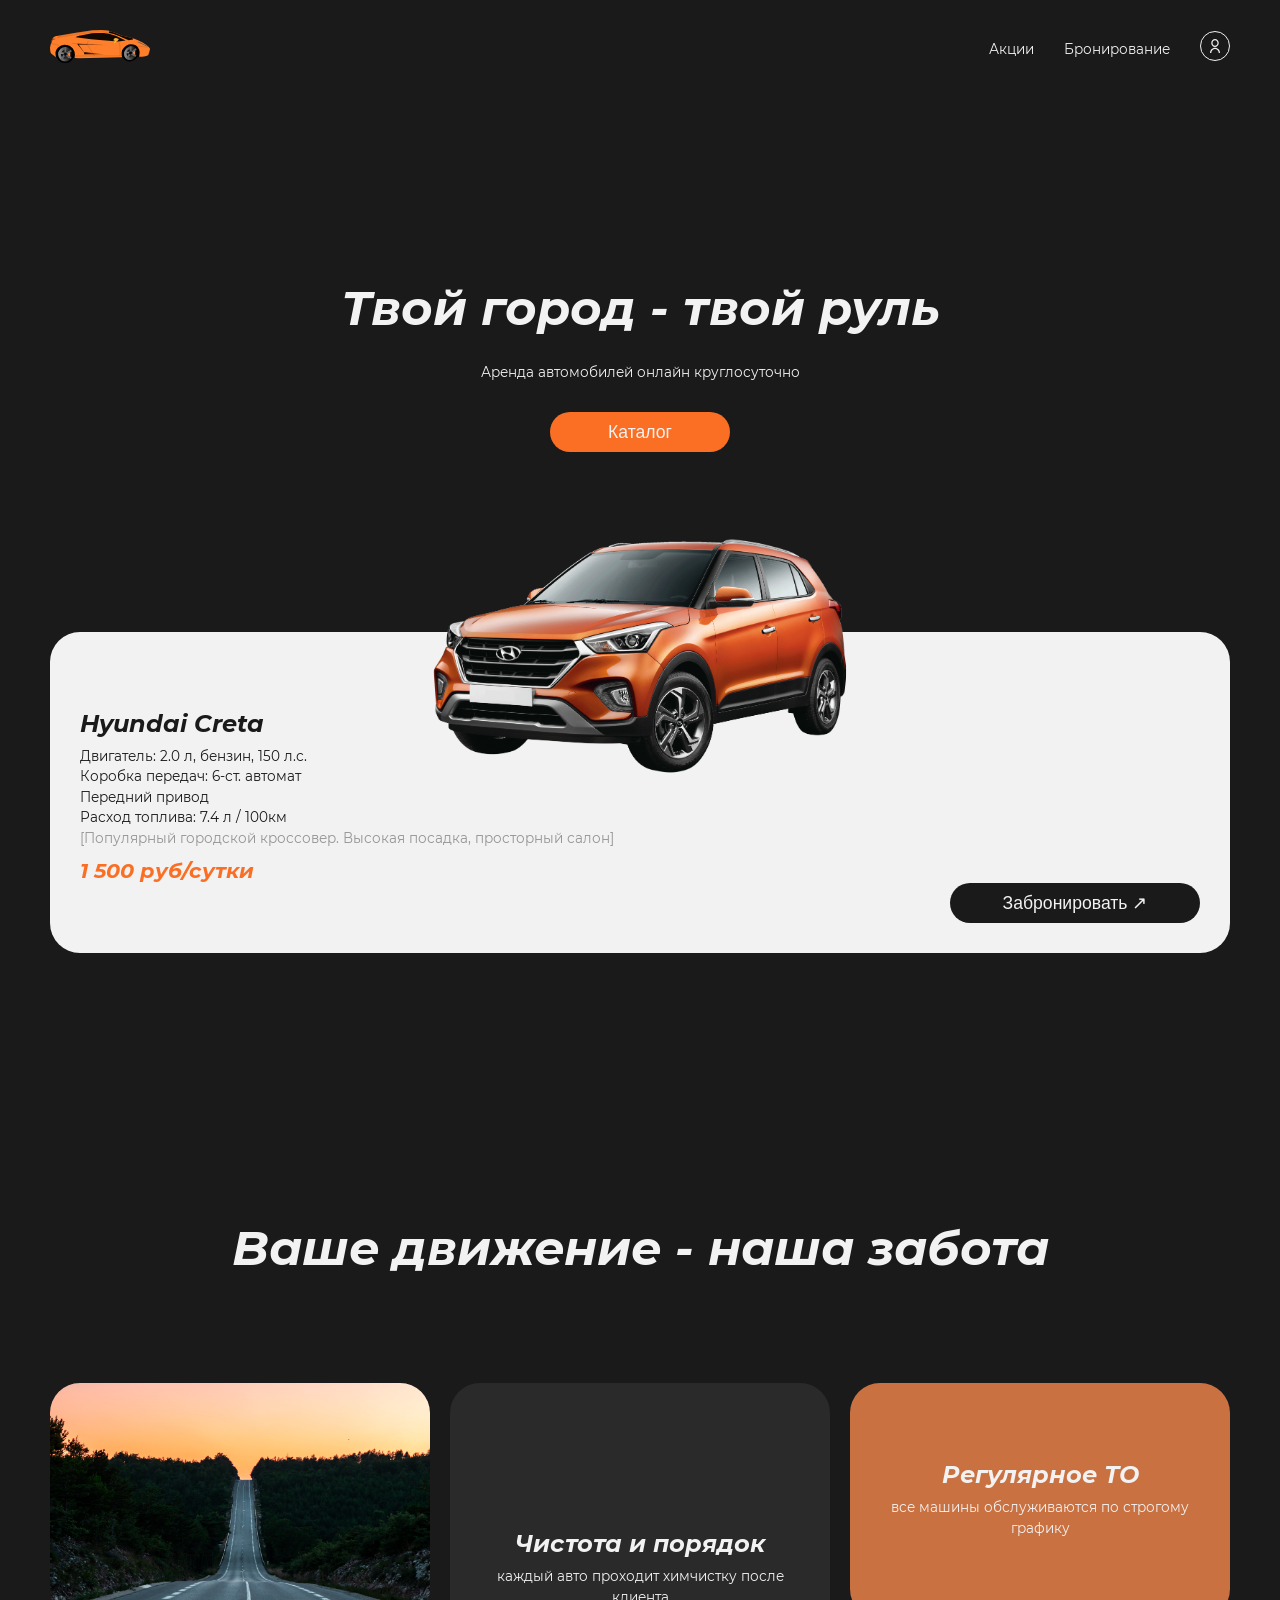
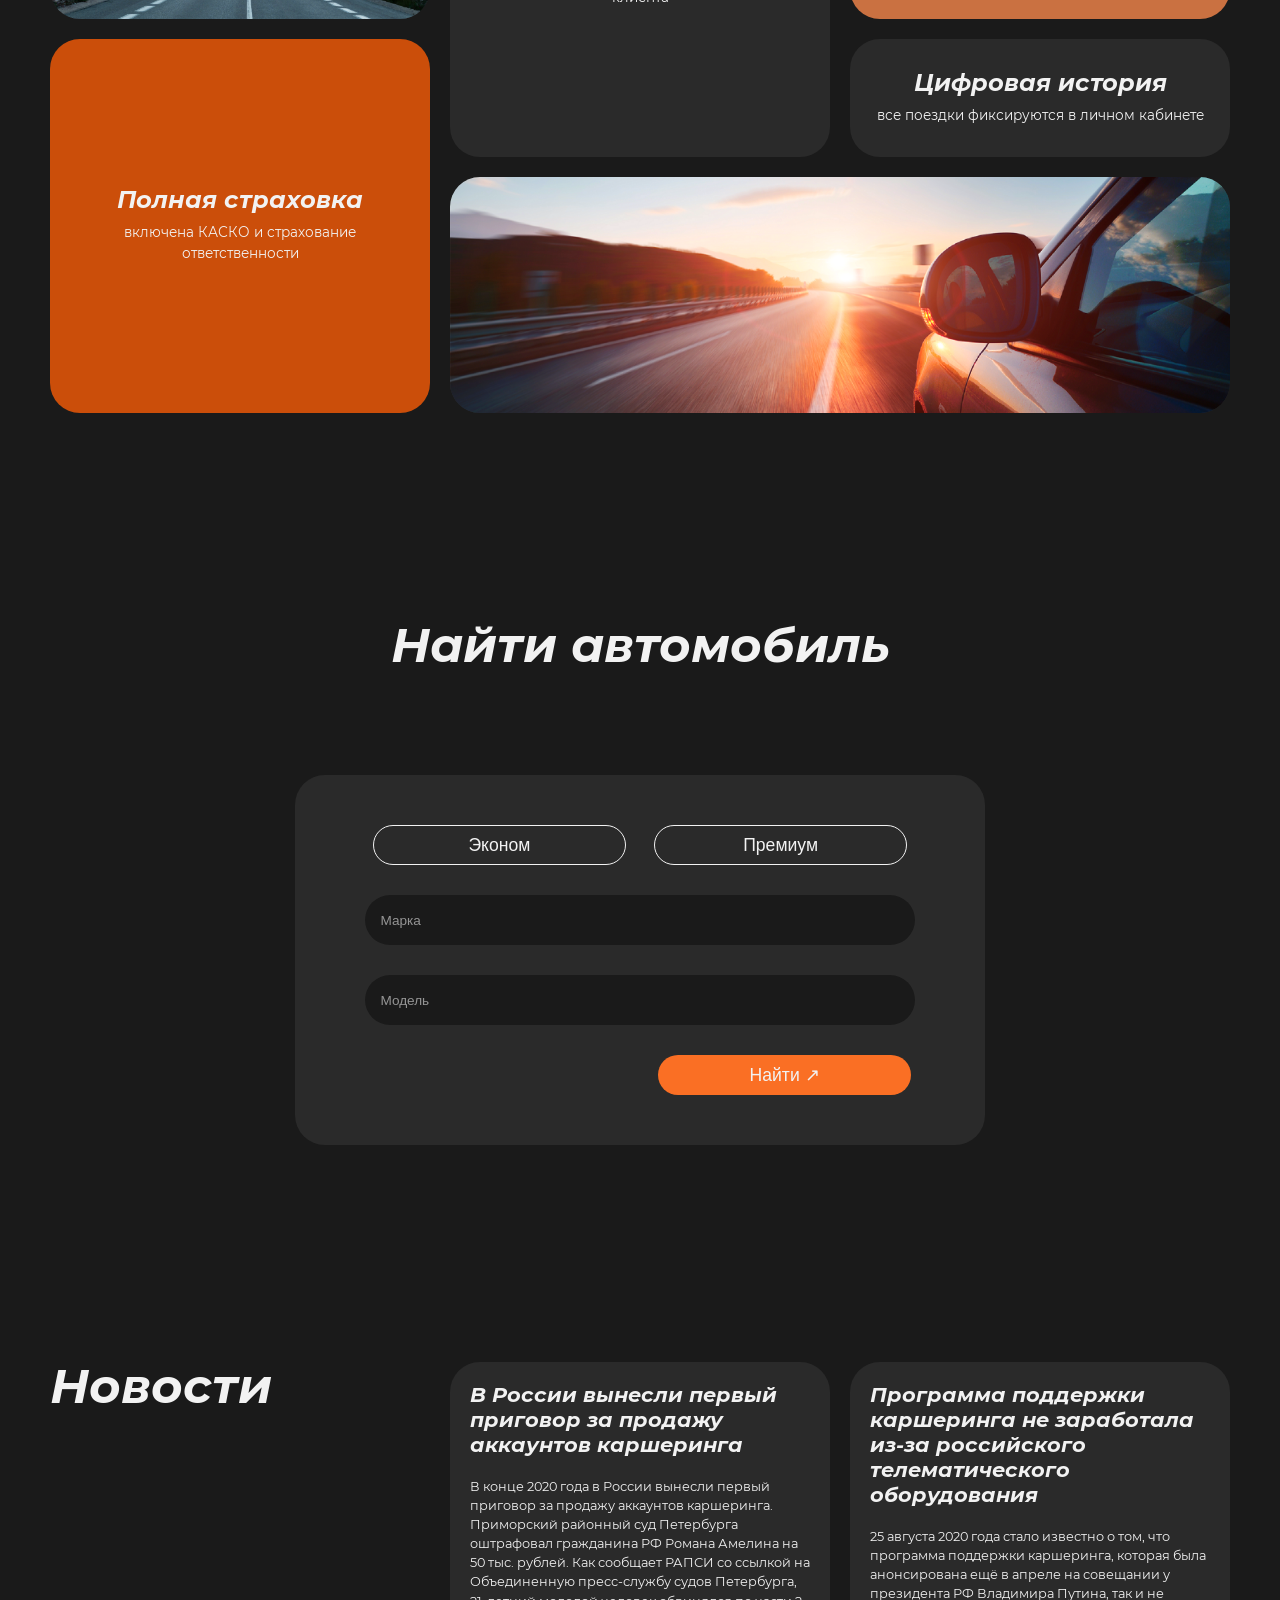
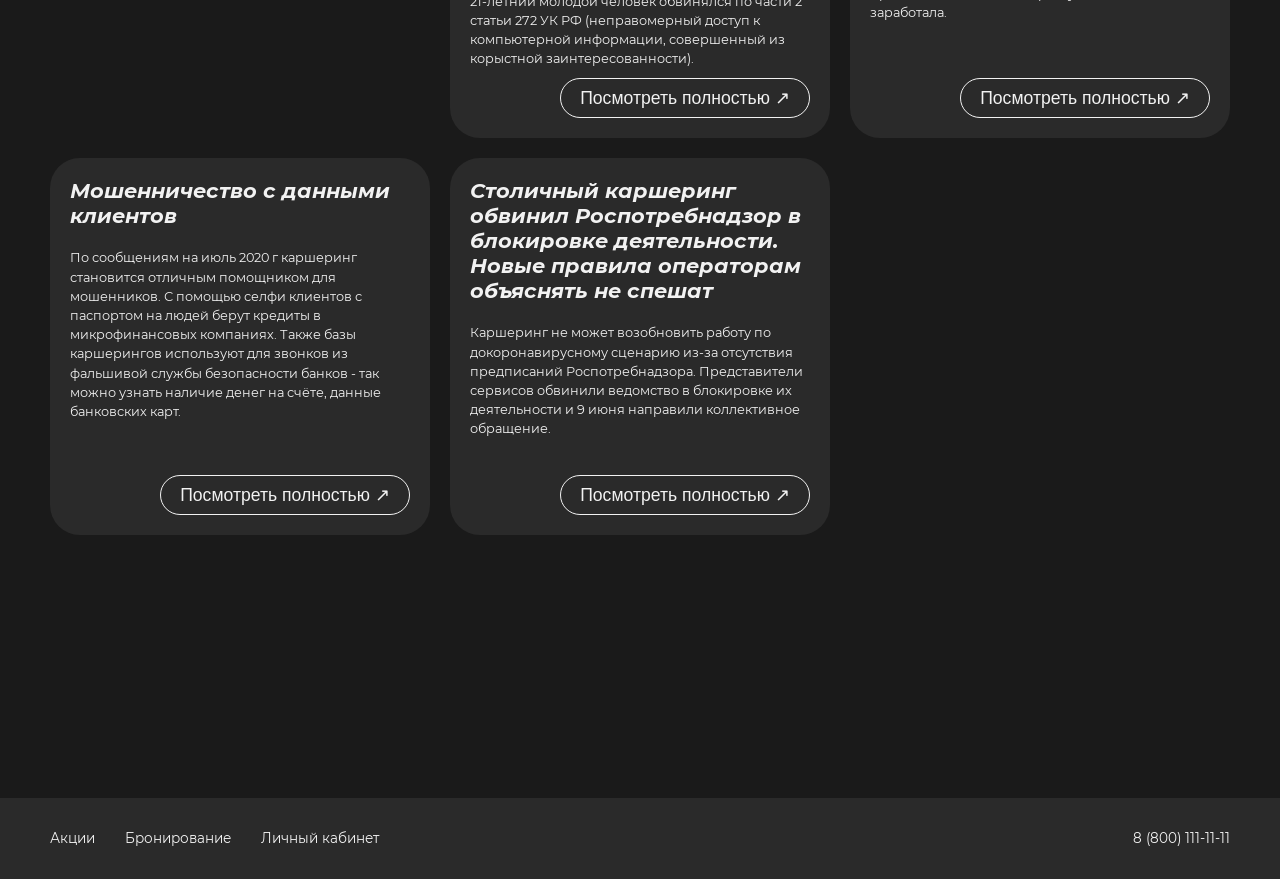
<file: index.html>
<!DOCTYPE html>
<html lang="ru">
<head>
    <meta charset="UTF-8">
    <meta name="viewport" content="width=device-width, initial-scale=1.0">
    <link rel="stylesheet" href="./css/style.css">
    <title>Car&Drive</title>
</head>
<body>
    <header>
        <a href="index.html"><img src="./img/svg/logo.svg" alt="logo" class="logo"></a>
        <nav>
            <a href="#">Акции</a>
            <a href="pages/bron.html">Бронирование</a>
            <a href="pages/login.html" class="account"><img src="./img/svg/account.svg" alt="account"></a>
        </nav>
    </header>
    <main>
        <div class="main-content">
            <h1>Твой город - твой руль</h1>
            <p>Аренда автомобилей онлайн круглосуточно</p>
            <button class="cta" onclick="window.location.href='pages/bron.html'">Каталог</button>
        </div>
        <div class="main-car">
            <img src="./img/cars/orange-huynday.png" alt="orange-huynday" class="main-img">
            <div class="main-car-content" id="Z94CB41D0BR789012">
                <div class="desc">
                    <h2>Hyundai Creta</h2>
                    <p>Двигатель: 2.0 л, бензин, 150 л.с.<br>
                    Коробка передач: 6-ст. автомат<br>
                    Передний привод<br>
                    Расход топлива: 7.4 л / 100км<br>
                    <span>[Популярный городской кроссовер. Высокая посадка, просторный салон]</span></p>
                    <h6>1 500 руб/сутки</h6>
                </div>
                <button class="cta btn-black bron-btn" onclick="window.location.href='pages/bron.html#Z94CB41D0BR789012'">Забронировать ↗</button>
            </div>
        </div>
    </main>
    <section class="section-trust">
        <h1>Ваше движение - наша забота</h1>
        <div class="trust-cards">
            <div class="trust-card">
                <img src="./img/roads/roadrage.jpg" alt="road">
            </div>
            <div class="trust-card">
                <h2>Чистота и порядок</h2>
                <p>каждый авто проходит химчистку после клиента</p>
            </div>
            <div class="trust-card">
                <h2>Регулярное ТО</h2>
                <p>все машины обслуживаются по строгому графику</p>
            </div>
            <div class="trust-card">
                <h2>Полная страховка </h2>
                <p>включена КАСКО и страхование ответственности</p>
            </div>
            <div class="trust-card">
                <h2>Цифровая история</h2>
                <p>все поездки фиксируются в личном кабинете</p>
            </div>
            <div class="trust-card">
                <img src="./img/roads/background.png" alt="road" >
            </div>
        </div>
    </section>
    <section class="section-search">
        <h1>Найти автомобиль</h1>
        <div class="search">
            <div class="search-btns">
                <button class="stroke" id="econom-btn">Эконом</button>
                <button class="stroke" id="premium-btn">Премиум</button>
            </div>
            <input type="text" id="mark" name="mark" placeholder="Марка">
            <input type="text" id="model" name="model" placeholder="Модель">
            <button class="cta" id="search-btn">Найти ↗</button>
        </div>
    </section>

    <section class="search-results-section" style="display: none;">
        <h1>Результаты поиска</h1>
        <div class="carousel-container">
            <button class="carousel-btn prev-btn">
                <span>&#8592;</span>
            </button>
            <div class="carousel-wrapper">
                <div class="carousel">
                    <!-- сюда будут добавляться карточки -->
                </div>
            </div>
            <button class="carousel-btn next-btn">
                <span>&#8594;</span>
            </button>
        </div>
    </section>

    <section class="section-news">
        <div class="news">
            <h1>Новости</h1>
            <div class="new">
                <img src="./img/roads/road-travel.jpg" alt="new" class="news-img">
                <div class="new-content">
                    <h6>В России вынесли первый приговор за продажу аккаунтов каршеринга</h6>
                    <p>В конце 2020 года в России вынесли первый приговор за продажу аккаунтов каршеринга. Приморский районный суд Петербурга оштрафовал гражданина РФ Романа Амелина на 50 тыс. рублей. Как сообщает РАПСИ со ссылкой на Объединенную пресс-службу судов Петербурга, 21-летний молодой человек обвинялся по части 2 статьи 272 УК РФ (неправомерный доступ к компьютерной информации, совершенный из корыстной заинтересованности).</p>
                </div>
                <button class="stroke learn-more-btn">Посмотреть полностью ↗</button>
            </div>

            <div class="new">
                <img src="./img/roads/Road-Trip.jpg" alt="new" class="news-img">
                <div class="new-content">
                    <h6>Программа поддержки каршеринга не заработала из-за российского телематического оборудования</h6>
                    <p>25 августа 2020 года стало известно о том, что программа поддержки каршеринга, которая была анонсирована ещё в апреле на совещании у президента РФ Владимира Путина, так и не заработала.</p>
                </div>
                <button class="stroke learn-more-btn">Посмотреть полностью ↗</button>
            </div>

            <div class="new">
                <img src="./img/card/visa.png" alt="new" class="news-img">
                <div class="new-content">
                    <h6>Мошенничество с данными клиентов</h6>
                    <p>По сообщениям на июль 2020 г каршеринг становится отличным помощником для мошенников. С помощью селфи клиентов с паспортом на людей берут кредиты в микрофинансовых компаниях. Также базы каршерингов используют для звонков из фальшивой службы безопасности банков - так можно узнать наличие денег на счёте, данные банковских карт.</p>
                </div>
                <button class="stroke learn-more-btn">Посмотреть полностью ↗</button>
            </div>

            <div class="new">
                <img src="./img/roads/empty-highway-asphalt-road-beautiful-sky_51195-3950.jpg" alt="new" class="news-img">
                <div class="new-content">
                    <h6>Столичный каршеринг обвинил Роспотребнадзор в блокировке деятельности. Новые правила операторам объяснять не спешат</h6>
                    <p>Каршеринг не может возобновить работу по докоронавирусному сценарию из-за отсутствия предписаний Роспотребнадзора. Представители сервисов обвинили ведомство в блокировке их деятельности и 9 июня направили коллективное обращение.</p>
                </div>
                <button class="stroke learn-more-btn">Посмотреть полностью ↗</button>
            </div>
        </div>
    </section>

    <footer>
        <nav>
            <a href="#">Акции</a>
            <a href="./pages/bron.html">Бронирование</a>
            <a href="./pages/login.html" class="account">Личный кабинет</a>
        </nav>
        <p>8 (800) 111-11-11</p>
    </footer>

    <script src="./js/flip-card-script.js"></script>
    <script src="./js/search-script.js"></script>
    <script src="./js/account-script.js"></script>
</body>
</html>
</file>
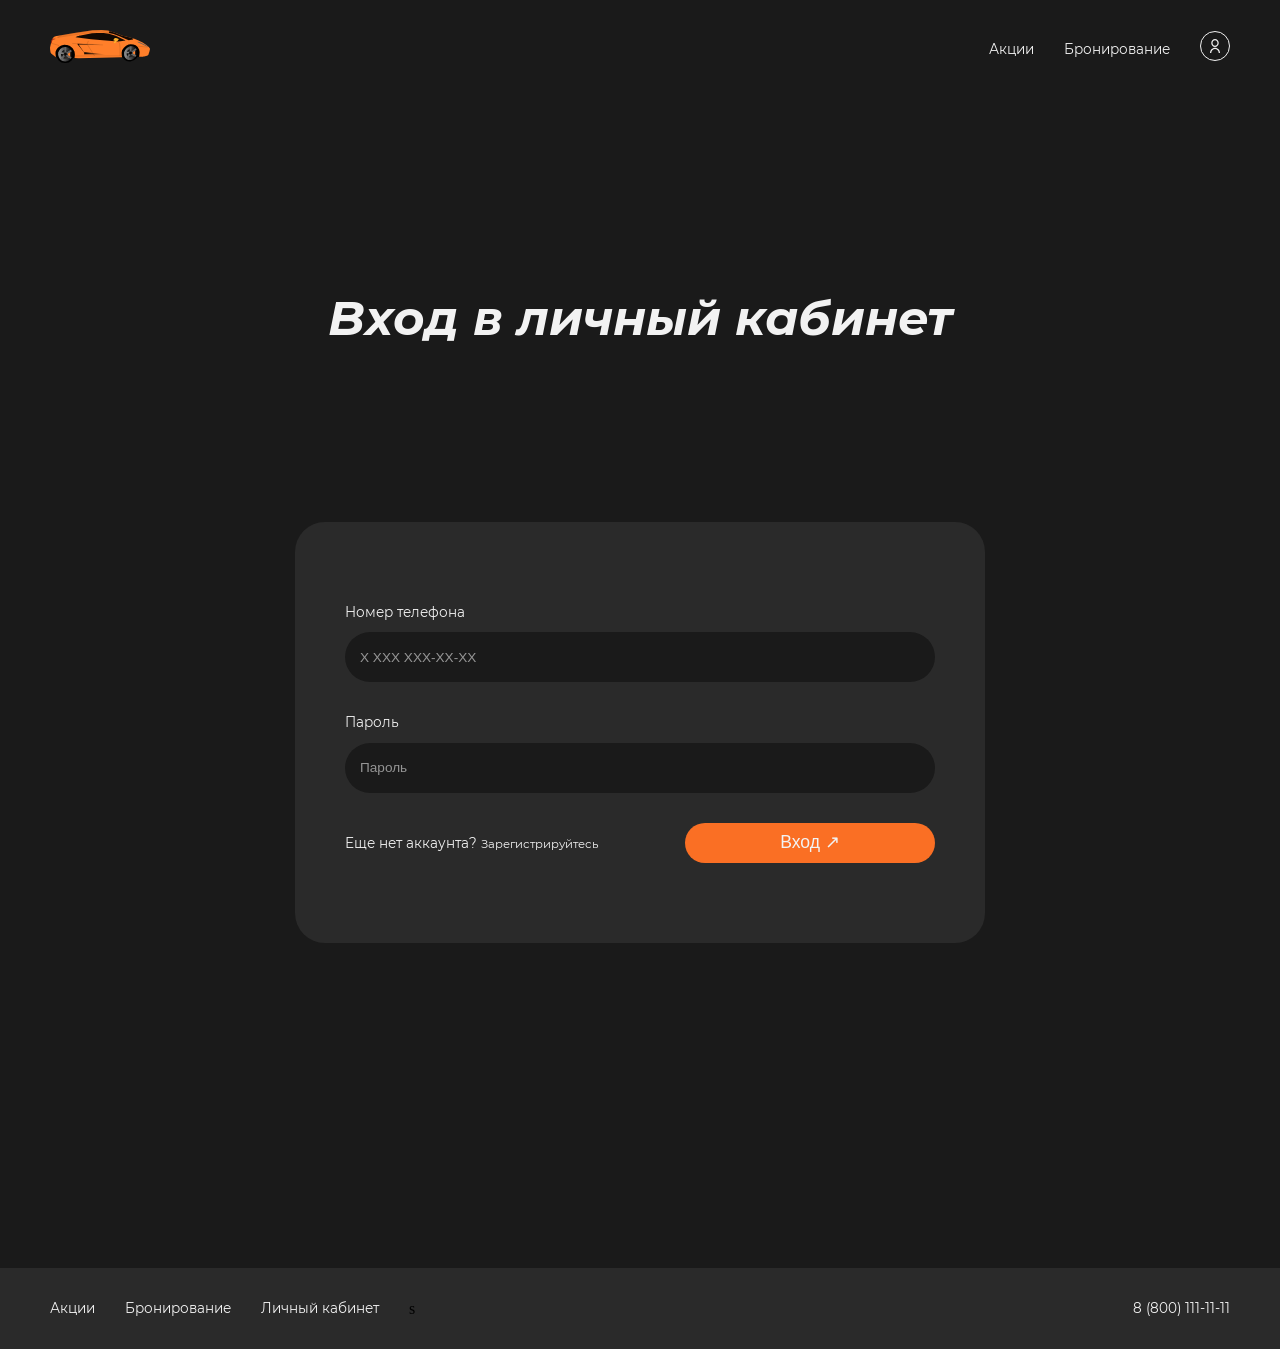
<file: pages/account.html>
<!DOCTYPE html>
<html lang="ru">
<head>
    <meta charset="UTF-8">
    <meta name="viewport" content="width=device-width, initial-scale=1.0">
    <link rel="stylesheet" href="../css/style.css">
    <title>Аккаунт</title>
</head>
<body>
    <header>
        <a href="../index.html"><img src="../img/svg/logo.svg" alt="logo" class="logo"></a>
        <nav>
            <a href="#">Акции</a>
            <a href="bron.html">Бронирование</a>
            <a href="#" class="logout">Выйти из аккаунта</a>
            <a href="account.html"><img src="../img/svg/account.svg" alt="account" class="account"></a>
        </nav>
    </header>

    <main class="main-account">
        <h1>Личный кабинет</h1>
        <div class="main-account-section">
            <div class="account-data-card">
                <div class="data" id="bookings-container">
                    <h2>Брони</h2>
                    <p id="bookings-empty">[Сейчас ни одна машина не забронирована]</p>
                    <div id="bookings-list"></div>
                </div>
                <button class="cta btn-black" onclick="window.location.href='../pages/bron.html'">Каталог</button>
            </div>
            <div class="account-data-card">
                <div class="data-card">
                    <div class="circle">
                        <h2 id="points-count">0</h2>
                    </div>
                    <div class="data" id="points-container">
                        <h2>Баллы</h2>
                         <p><span>[Сумма брони]</span>&nbsp;<span id="points-amount">0</span> руб</p>
                    </div>
                </div>
            </div>
            <div class="account-data-card">
                <div class="data" id="history-container">
                    <h2>История</h2>
                    <p id="history-empty">[Нет завершенных броней]</p>
                    <div id="history-list"></div>
                </div>
            </div>
            <div class="account-data-card">
                <div class="data-card">
                    <img src="../img/svg/user.png" alt="user" class="circle">
                    <div class="data">
                        <h2 id="name">Фамилия Имя Отчество</h2>
                        <p id="phone"><span>[Телефон]</span>&nbsp;8 999 999-99-99</p>
                        <p id="bd"><span>[Дата рождения]</span>&nbsp;01.01.2000</p>
                    </div>
                </div>
            </div>
            <div class="account-data-card" id="cards-block">
                <div class="data-card">
                    <div class="circle">
                        <img src="../img/card/card.png" alt="card">
                    </div>
                    <div class="data" id="cards-container">
                        <h2>Банковские карты</h2>
                        <p id="cards-empty">[Пока нет привязанных карт]</p>
                        <div id="cards-list"></div>
                        <button class="stroke" id="attach-card-btn">Привязать карту</button>
                    </div>
                </div>
            </div>
        </div>
    </main>

    <footer>
        <nav>
            <a href="#">Акции</a>
            <a href="bron.html">Бронирование</a>
            <a href="account.html">Личный кабинет</a>
        </nav>
        <p>8 (800) 111-11-11</p>
    </footer>

    <div class="modal-overlay" id="cardModal">
        <div class="modal">
            <h2>Привязка карты</h2>
            <div class="inp">
                <label for="card-number">Номер карты</label>
                <input type="number" id="card-number" placeholder="XXXX XXXX XXXX XXXX" maxlength="19" 
           oninput="this.value = this.value.replace(/[^0-9 ]/g, '').replace(/\s{2,}/g, ' ').trim();">
            </div>
            <div class="card-row">
                <div class="inp">
                    <label for="card-expiry">Срок действия</label>
                    <input type="text" id="card-expiry" placeholder="MM/YY">
                </div>
                <div class="inp">
                    <label for="card-cvv">CVV</label>
                    <input type="password" id="card-cvv" placeholder="XXX">
                </div>
            </div>
            <div class="modal-btns">
                <button class="stroke" id="cancelCard">Отмена</button>
                <button class="cta" id="saveCard">Привязать</button>
            </div>
        </div>
    </div>
    
    <script src="../js/log-in-script.js"></script>
    <script src="../js/in-account-script.js"></script>
    
</body>
</html>
</file>
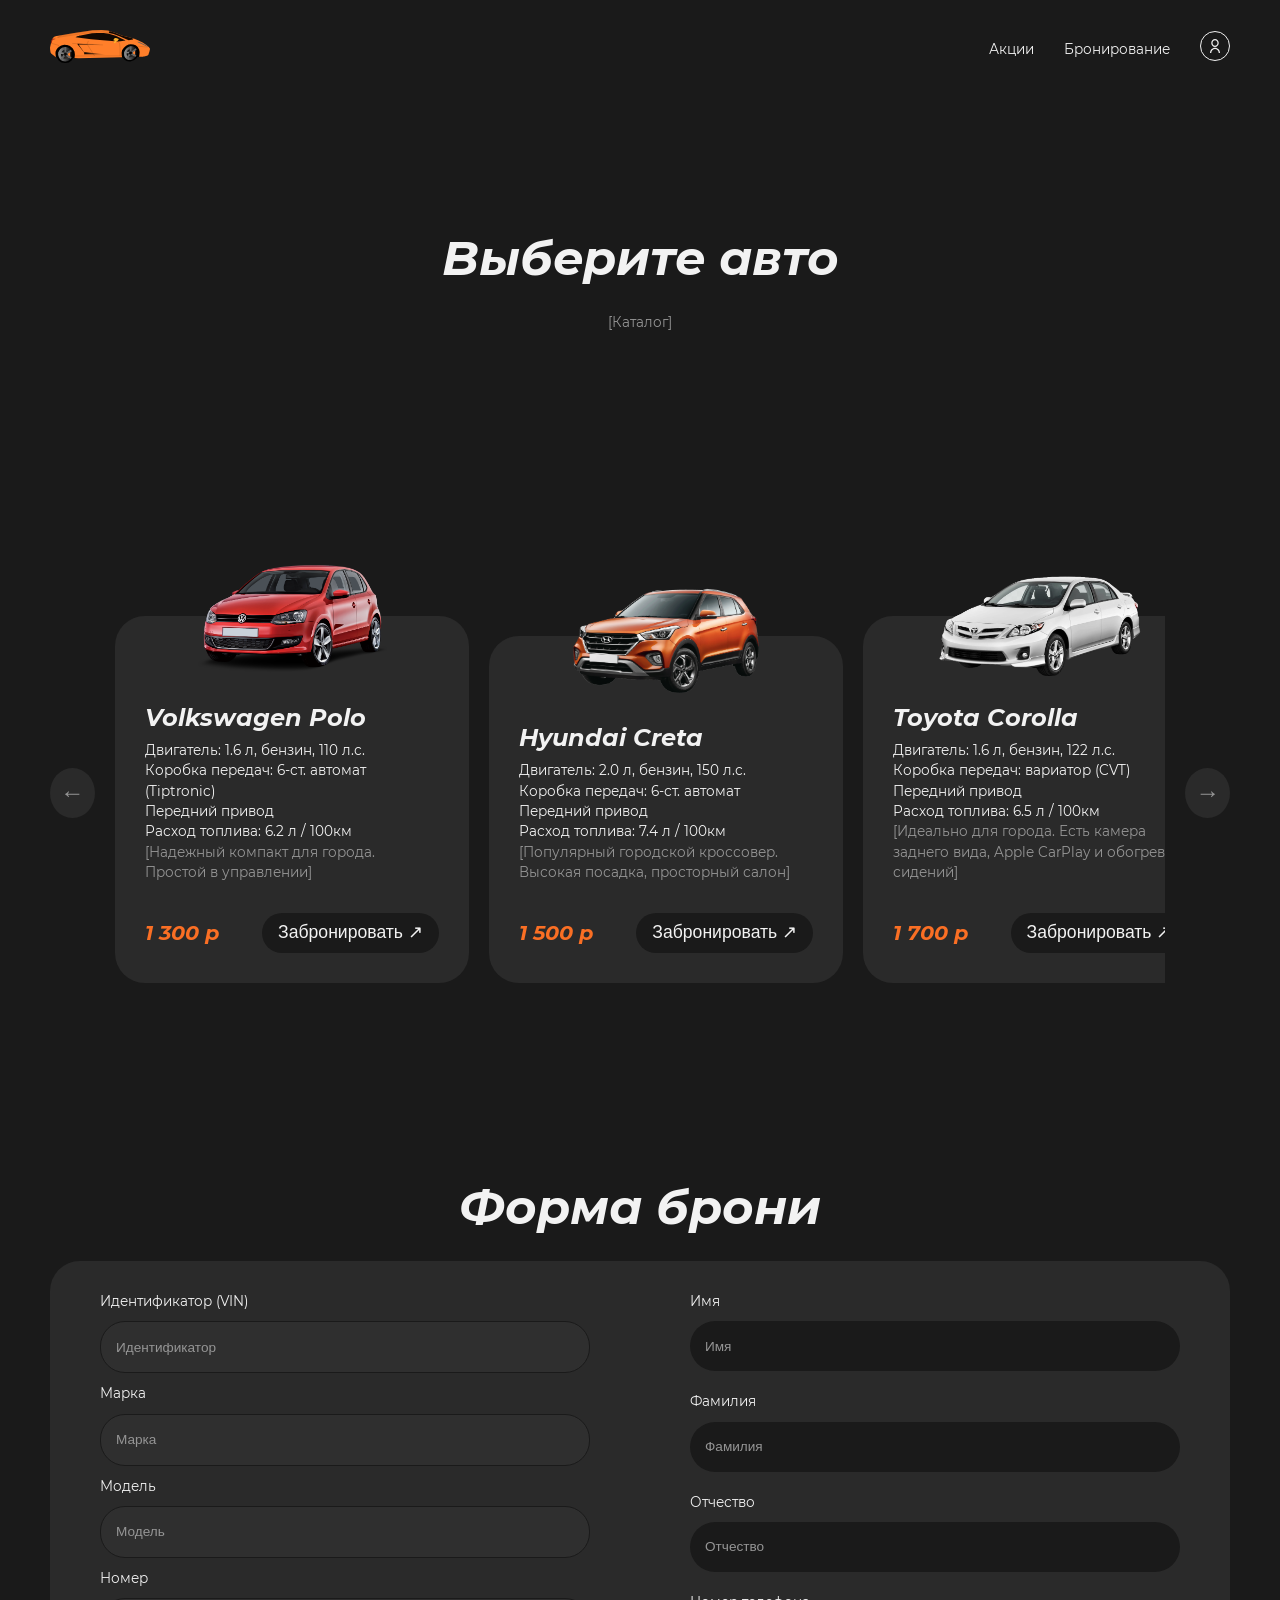
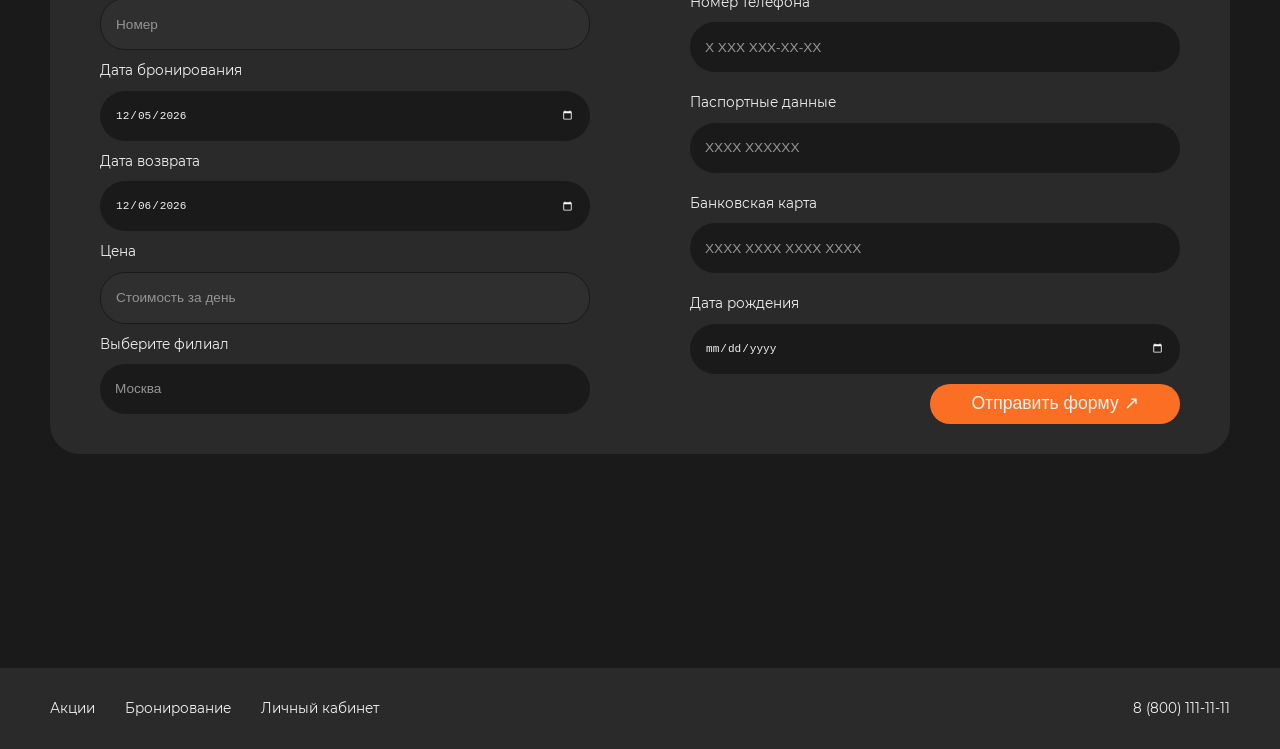
<file: pages/bron.html>
<!DOCTYPE html>
<html lang="RU">
<head>
    <meta charset="UTF-8">
    <meta name="viewport" content="width=device-width, initial-scale=1.0">
    <link rel="stylesheet" href="../css/style.css">
    <title>Бронирование</title>
</head>
<body>
    <header>
        <a href="../index.html"><img src="../img/svg/logo.svg" alt="logo" class="logo"></a>
        <nav>
            <a href="#">Акции</a>
            <a href="bron.html">Бронирование</a>
            <a href="login.html" class="account"><img src="../img/svg/account.svg" alt="account" ></a>
        </nav>
    </header>
    <main class="main-bron">
        <div class="main-content">
            <h1>Выберите авто</h1>
            <p><span>[Каталог]</span></p>
        </div>

        <div class="carousel-container">
            <button class="carousel-btn prev-btn">
                <span>&#8592;</span>
            </button>

            <div class="carousel-wrapper">
                <div class="carousel">
                    <div class="car-card">
                            <img src="../img/cars/red-wolsvagen.png" alt="lamba" class="car-card-img">
                            <div class="car-card-content">
                                <div class="desc" id="WVWZZZ6RZHY123456">
                                    <h2>Volkswagen Polo</h2>
                                    <p>Двигатель: 1.6 л, бензин, 110 л.с.<br>
                                    Коробка передач: 6-ст. автомат (Tiptronic)<br>
                                    Передний привод<br>
                                    Расход топлива: 6.2 л / 100км<br>
                                    <span>[Надежный компакт для города. Простой в управлении]</span></p>
                                </div>
                                <div class="car-card-bron">
                                    <h6>1 300 р</h6> 
                                    <button class="cta btn-black bron-btn">Забронировать ↗</button> 
                                </div>
                            </div>
                    </div>

                    <div class="car-card">
                            <img src="../img/cars/orange-huynday.png" alt="orange-huynday" class="car-card-img">
                            <div class="car-card-content">
                                <div class="desc" id="Z94CB41D0BR789012">
                                    <h2>Hyundai Creta</h2>
                                    <p>Двигатель: 2.0 л, бензин, 150 л.с.<br>
                                    Коробка передач: 6-ст. автомат<br>
                                    Передний привод<br>
                                    Расход топлива: 7.4 л / 100км<br>
                                    <span>[Популярный городской кроссовер. Высокая посадка, просторный салон]</span></p>
                                </div>
                                <div class="car-card-bron"> 
                                    <h6>1 500 р</h6> 
                                    <button class="cta btn-black bron-btn">Забронировать ↗</button> 
                                </div>
                            </div>
                    </div>

                    <div class="car-card">
                            <img src="../img/cars/2012-toyota-corolla-2011-toyota-corolla-le-car-png-no-bg-preview (carve.photos).png" alt="toyota" class="car-card-img">
                            <div class="car-card-content">
                                <div class="desc" id="JTNBV51E2K1234567">
                                    <h2>Toyota Corolla</h2>
                                    <p>Двигатель: 1.6 л, бензин, 122 л.с.<br>
                                        Коробка передач: вариатор (CVT)<br>
                                        Передний привод<br>
                                        Расход топлива: 6.5 л / 100км<br>
                                        <span>[Идеально для города. Есть камера заднего вида, Apple CarPlay и обогрев сидений]</span></p>
                                </div>
                                <div class="car-card-bron"> 
                                    <h6>1 700 р</h6> 
                                    <button class="cta btn-black bron-btn">Забронировать ↗</button> 
                                </div>
                            </div>
                    </div>

                    <div class="car-card">
                            <img src="../img/cars/5-2-toyota-car-png.png" alt="mers" class="car-card-img">
                            <div class="car-card-content">
                                <div class="desc" id="1N4BL3AP2LC123456">
                                    <h2>Nissan Altima</h2>
                                    <p>Двигатель: 2.5 л, гибрид, 188 л.с.<br>
                                    Коробка передач: вариатор (e-CVT)<br>
                                    Передний привод<br>
                                    Расход топлива: 4.8 л / 100км<br>
                                    <span>[Гибридный седан бизнес-класса. Плавный ход, высокая топливная эффективность]</span></p>
                                </div>
                                <div class="car-card-bron">
                                    <h6>3 200 р</h6> 
                                    <button class="cta btn-black bron-btn">Забронировать ↗</button> 
                                </div>
                        </div>
                    </div>

                    <div class="car-card">
                            <img src="../img/cars/white-mers.png" alt="mers" class="car-card-img">
                            <div class="car-card-content">
                                <div class="desc" id="WDC1648221A123456">
                                    <h2>Mercedes-Benz GLK</h2>
                                    <p>Двигатель: 2.2 л, турбодизель, 170 л.с.<br>
                                    Коробка передач: 7-ст. автомат (7G-Tronic)<br>
                                    Полный привод (4MATIC)<br>
                                    Расход топлива: 6.8 л / 100км<br>
                                    <span>[Компактный и надежный SUV в стиле "G-класса". Отличная проходимость]</span></p>
                                </div>
                                <div class="car-card-bron">
                                    <h6>3 900 р</h6> 
                                    <button class="cta btn-black bron-btn">Забронировать ↗</button> 
                                </div>
                        </div>
                    </div>

                    <div class="car-card">
                            <img src="../img/cars/blue-tayota.png" alt="Audi" class="car-card-img">
                            <div class="car-card-content">
                                <div class="desc" id="2T3W1RFV1LC123456">
                                    <h2>Toyota RAV4</h2>
                                    <p>Двигатель: 2.5 л, бензин, 203 л.с.<br>
                                    Коробка передач: вариатор<br>
                                    Полный привод (Dynamic Torque Vectoring)<br>
                                    Расход топлива: 7.3 л / 100км<br>
                                    <span>[Популярный кроссовер с просторным салоном и отличной проходимостью]</span></p>
                                </div>
                                <div class="car-card-bron"> 
                                    <h6>4 500 р</h6> 
                                    <button class="cta btn-black bron-btn">Забронировать ↗</button> 
                                </div>
                        </div>
                    </div>

                    <div class="car-card">
                            <img src="../img/cars/yellow-audi.png" alt="Audi" class="car-card-img">
                            <div class="car-card-content">
                                <div class="desc" id="WAU8GAF53MA123456">
                                    <h2>Audi S4</h2>
                                    <p>Двигатель: 3.0 л, турбобензин, 354 л.с.<br>
                                    Коробка передач: 8-ст. автомат (Tiptronic)<br>
                                    Полный привод (quattro)<br>
                                    Расход топлива: 8.6 л / 100км<br>
                                    <span>[Спортивный седан. Мощный и быстрый. Есть спортивные сиденья]</span></p>

                                </div>
                                <div class="car-card-bron"> 
                                    <h6>6 500 р</h6> 
                                    <button class="cta btn-black bron-btn">Забронировать ↗</button> 
                                </div>
                        </div>
                    </div>

                    <div class="car-card">
                            <img src="../img/cars/grey-mers.png" alt="Audi" class="car-card-img">
                            <div class="car-card-content">
                                <div class="desc" id="WDD2060121A123456">
                                    <h2>Mercedes-Benz C300</h2>
                                    <p>Двигатель: 2.0 л, турбобензин, 258 л.с.<br>
                                    Коробка передач: 9-ст. автомат (9G-Tronic)<br>
                                    Полный привод (4MATIC)<br>
                                    Расход топлива: 7.8 л / 100км<br>
                                    <span>[Премиальный седан с идеальным балансом комфорта и динамики]</span></p>
                                </div>
                                <div class="car-card-bron"> 
                                    <h6>6 900 р</h6> 
                                    <button class="cta btn-black bron-btn">Забронировать ↗</button> 
                                </div>
                        </div>
                    </div>

                    <div class="car-card">
                            <img src="../img/cars/BMW-Car-Png-image-copy-no-bg-preview (carve.photos).png" alt="toyota" class="car-card-img">
                            <div class="car-card-content">
                                <div class="desc" id="5UXKR6C58L0A12345">
                                    <h2>BMW X5</h2>
                                    <p>Двигатель: 2.0 л, турбобензин, 249 л.с.<br>
                                    Коробка передач: 8-ст. автомат (Steptronic)<br>
                                    Полный привод (xDrive)<br>
                                    Расход топлива: 7.8 л / 100км<br>
                                    <span>[Цифровая приборная панель, контроль "слепых" зон]</span></p>
                                </div>
                                <div class="car-card-bron"> 
                                    <h6>7 900 р</h6> 
                                    <button class="cta btn-black bron-btn">Забронировать ↗</button> 
                                </div>
                        </div>
                    </div>

                    <div class="car-card">
                            <img src="../img/cars/white-jaguar.png" alt="lamba" class="car-card-img">
                            <div class="car-card-content">
                                <div class="desc" id="SAJAC2P36EL123456">
                                    <h2>Jaguar F-Type</h2>
                                    <p>Двигатель: 2.0 л, турбобензин, 300 л.с.<br>
                                    Коробка передач: 8-ст. автомат (Quickshift)<br>
                                    Задний привод<br>
                                    Расход топлива: 8.5 л / 100км<br>
                                    <span>[Роскошный британский спорткар с характерным рычанием выхлопа]</span></p>
                                </div>
                                <div class="car-card-bron"> 
                                    <h6>12 900 р</h6> 
                                    <button class="cta btn-black bron-btn">Забронировать ↗</button> 
                                </div>
                        </div>
                    </div>

                    <div class="car-card">
                            <img src="../img/cars/white-mers.png" alt="lamba" class="car-card-img">
                            <div class="car-card-content">
                                <div class="desc" id="WDDTJ7HB7CA123456">
                                    <h2>Mercedes-Benz CL500</h2>
                                    <p>Двигатель: 4.7 л, турбобензин, 455 л.с. (V8)<br>
                                    Коробка передач: 9-ст. автомат (9G-Tronic)<br>
                                    Задний привод<br>
                                    Расход топлива: 10.8 л / 100км<br>
                                    <span>[Высокий уровень комфорта и технологий, идеально для длительных поездок]</span></p>
                                </div>
                                <div class="car-card-bron">
                                    <h6>15 900 р</h6>
                                    <button class="cta btn-black bron-btn">Забронировать ↗</button>
                                </div>
                        </div>
                    </div>

                    <div class="car-card">
                            <img src="../img/cars/black-honda.png" alt="lamba" class="car-card-img">
                            <div class="car-card-content">
                                <div class="desc" id="JH4NA2160NT000123">
                                    <h2>Honda NSX</h2>
                                    <p>Двигатель: 3.5 л, гибрид, 581 л.с.<br>
                                    Коробка передач: 9-ст. робот (DCT)<br>
                                    Полный привод (SH-AWD)<br>
                                    Расход топлива: ~9.5 л / 100км<br>
                                    <span>[Суперкар нового поколения. Гибридная установка и отличная управляемость]</span></p>
                                </div>
                                <div class="car-card-bron"> 
                                    <h6>22 500 р</h6> 
                                    <button class="cta btn-black bron-btn">Забронировать ↗</button> 
                                </div>
                            </div>
                        </div>

                        <div class="car-card">
                            <img src="../img/cars/red-lamba.png" alt="lamba" class="car-card-img">
                            <div class="car-card-content">
                                <div class="desc" id="ZFF74VPA6F0234567s">
                                    <h2>Ferrari F12berlinetta</h2>
                                    <p>Двигатель: 6.3 л, бензин, 740 л.с. (V12)<br>
                                    Коробка передач: 7-ст. робот (F1 DCT)<br>
                                    Задний привод<br>
                                    Расход топлива: ~18 л / 100км<br>
                                    <span>[Один из самых мощных серийных Ferrari своего времени. Для особых случаев]</span></p>
                                </div>
                                <div class="car-card-bron"> 
                                    <h6>42 000 р</h6> 
                                    <button class="cta btn-black bron-btn">Забронировать ↗</button> 
                                </div>
                        </div>
                    </div>
                    
                </div>
            </div>

            <button class="carousel-btn next-btn">
                <span>&#8594;</span>
            </button>
       </div>
    </main>

    <section class="bron">
        <h1>Форма брони</h1>

        <div class="form">
            <div class="car-info">
                <div class="inp">
                    <label for="vin">Идентификатор (VIN)</label>
                    <input type="text" disabled name="vin" id="vin" placeholder="Идентификатор">
                </div>
                <div class="inp">
                    <label for="mark">Марка</label>
                    <input type="text" disabled name="mark" id="mark" placeholder="Марка">
                </div>
                <div class="inp">
                    <label for="model">Модель</label>
                    <input type="text" disabled name="model" id="model" placeholder="Модель">
                </div>
                <div class="inp">
                    <label for="num">Номер</label>
                    <input type="text" disabled name="num" id="num" placeholder="Номер">
                </div>
                <div class="inp">
                    <label for="bron-date">Дата бронирования</label>
                    <input type="date" name="bron-date" id="bron-date">
                </div>
                <div class="inp">
                    <label for="back-date">Дата возврата</label>
                    <input type="date" name="back-date" id="back-date">
                </div>
                <div class="inp">
                    <label for="price">Цена</label>
                    <input type="text" disabled name="price" id="price" placeholder="Стоимость за день">
                </div>
                <div class="inp">
                    <label for="filial">Выберите филиал</label>
                    <input list="filials" name="filial" id="filial" placeholder="Москва">
                    <datalist id="filials">
                        <option value="Москва">
                        <option value="Санкт-Петербург">
                        <option value="Краснодар">
                        <option value="Новосибирск">
                </datalist>
                </div>
            </div>

            <div class="form-user">
                <div class="user-info">
                    <div class="inp">
                        <label for="name">Имя</label>
                        <input type="text" name="name" id="name" placeholder="Имя">
                    </div>
                <div class="inp">
                        <label for="surname">Фамилия</label>
                        <input type="text" name="surname" id="surname" placeholder="Фамилия">
                    </div>
                    <div class="inp">
                        <label for="patr">Отчество</label>
                        <input type="text" name="patr" id="patr" placeholder="Отчество">
                    </div>
                    <div class="inp">
                        <label for="phone">Номер телефона</label>
                        <input type="text" name="phone" id="phone" placeholder="Х ХХХ ХХХ-ХХ-ХХ">
                    </div>
                    <div class="inp">
                        <label for="passport">Паспортные данные</label>
                        <input type="text" name="passport" id="passport" placeholder="ХХХХ ХХХХХХ">
                    </div>
                    <div class="inp">
                        <label for="bank-card">Банковская карта</label>
                        <input type="text" name="bank-card" id="bank-card" placeholder="XXXX XXXX XXXX XXXX">
                    </div>
                    <div class="inp">
                        <label for="bd">Дата рождения</label>
                        <input type="date" name="bd" id="bd">
                    </div>
                </div>
                <button class="cta">Отправить форму ↗</button>
            </div>
        </div>
    </section>

     <footer>
        <nav>
            <a href="#">Акции</a>
            <a href="bron.html">Бронирование</a>
            <a href="login.html" class="account">Личный кабинет</a>
        </nav>
        <p>8 (800) 111-11-11</p>
    </footer>

    <script src="../js/carousel-script.js"></script>
    <script src="../js/bron-script.js"></script>
    <script src="../js/account-script.js"></script>
</body>
</html>
</file>
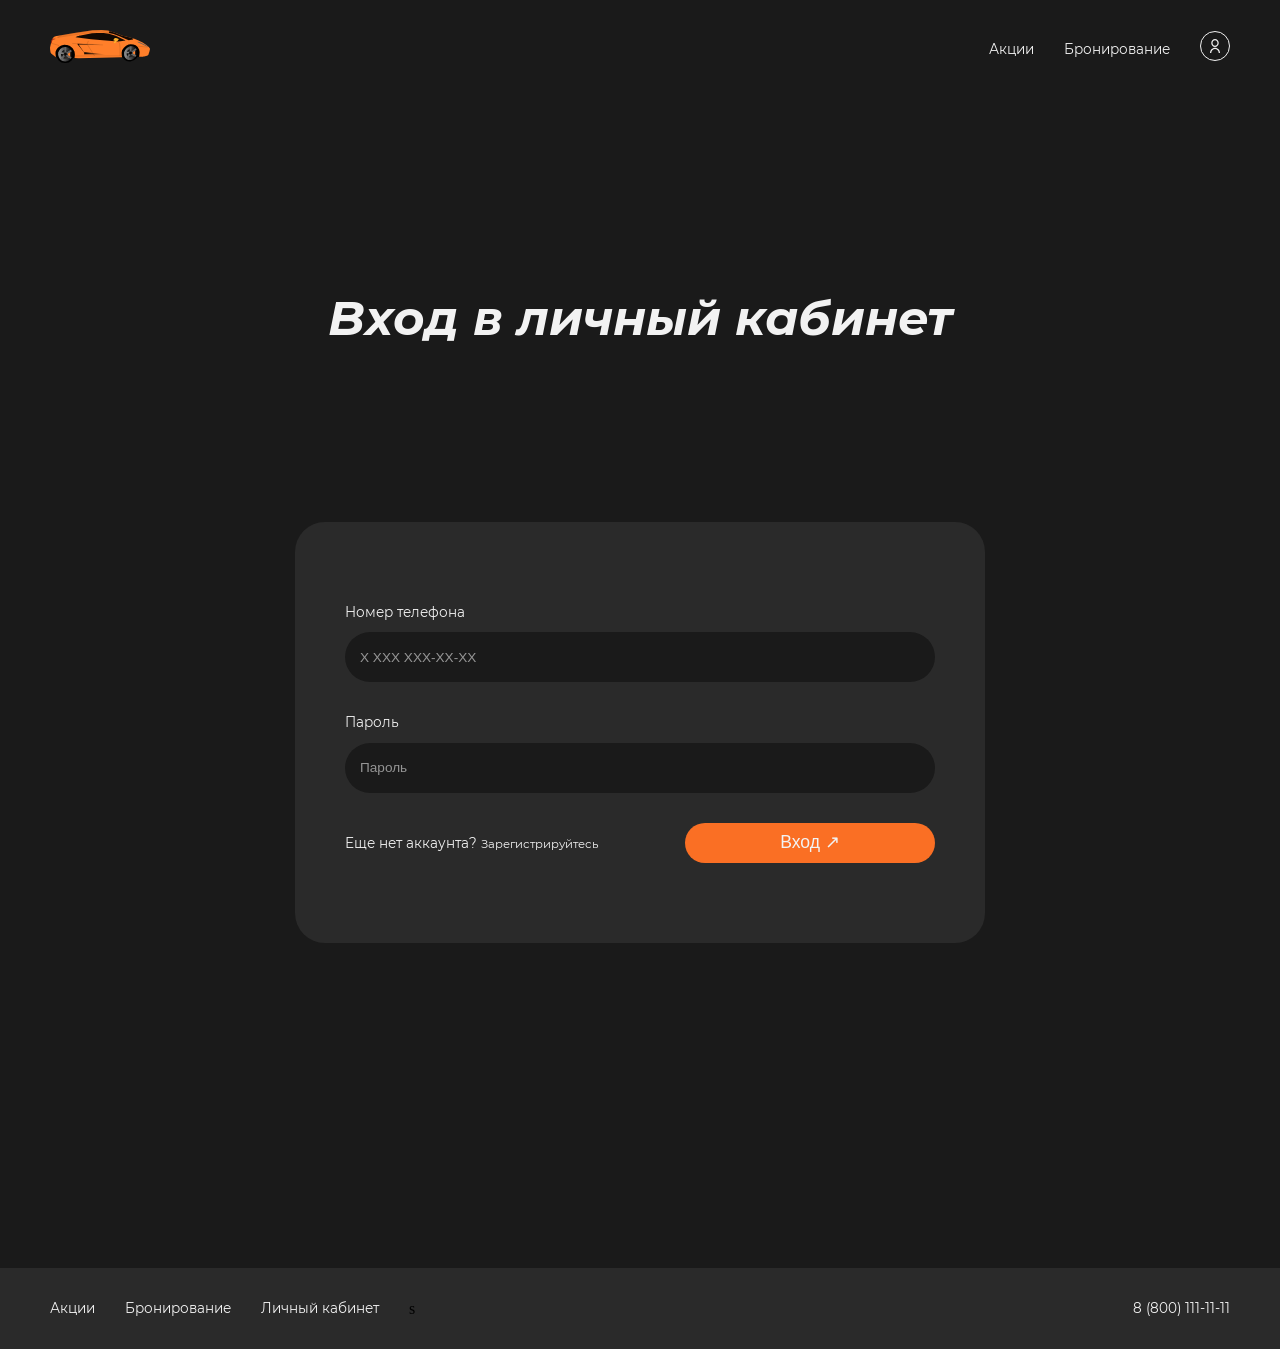
<file: pages/login.html>
<!DOCTYPE html>
<html lang="ru">
<head>
    <meta charset="UTF-8">
    <meta name="viewport" content="width=device-width, initial-scale=1.0">
    <link rel="stylesheet" href="../css/style.css">
    <title>Вход в личный кабинет</title>
</head>
<body>
    <header>
        <a href="../index.html"><img src="../img/svg/logo.svg" alt="logo" class="logo"></a>
        <nav>
            <a href="#">Акции</a>
            <a href="bron.html">Бронирование</a>
            <a href="#" class="account"><img src="../img/svg/account.svg" alt="account"></a>
        </nav>
    </header>

    <main>
        <h1>Вход в личный кабинет</h1>
            <div class="form-lk">
                <div class="inp">
                    <label for="phone">Номер телефона</label>
                    <input type="text" name="phone" id="phone" placeholder="Х ХХХ ХХХ-ХХ-ХХ">
                </div>
                <div class="inp">
                    <label for="password">Пароль</label>
                    <input type="password" name="password" id="password" placeholder="Пароль">
                </div>
                <div class="form-btns">
                    <p>Еще нет аккаунта?&nbsp;<br class="mobile-only"><a href="./registration.html">Зарегистрируйтесь</a></p>
                    <button class="cta">Вход ↗</button>
                </div>
            </div>
    </main>

     <footer>
        <nav>
            <a href="#">Акции</a>
            <a href="../pages/bron.html">Бронирование</a>
            <a href="../pages/login.html" class="account">Личный кабинет</a>s
        </nav>
        <p>8 (800) 111-11-11</p>
    </footer>
    <script src="../js/log-in-script.js"></script>
    <script src="../js/account-script.js"></script>
    
</body>
</html>
</file>
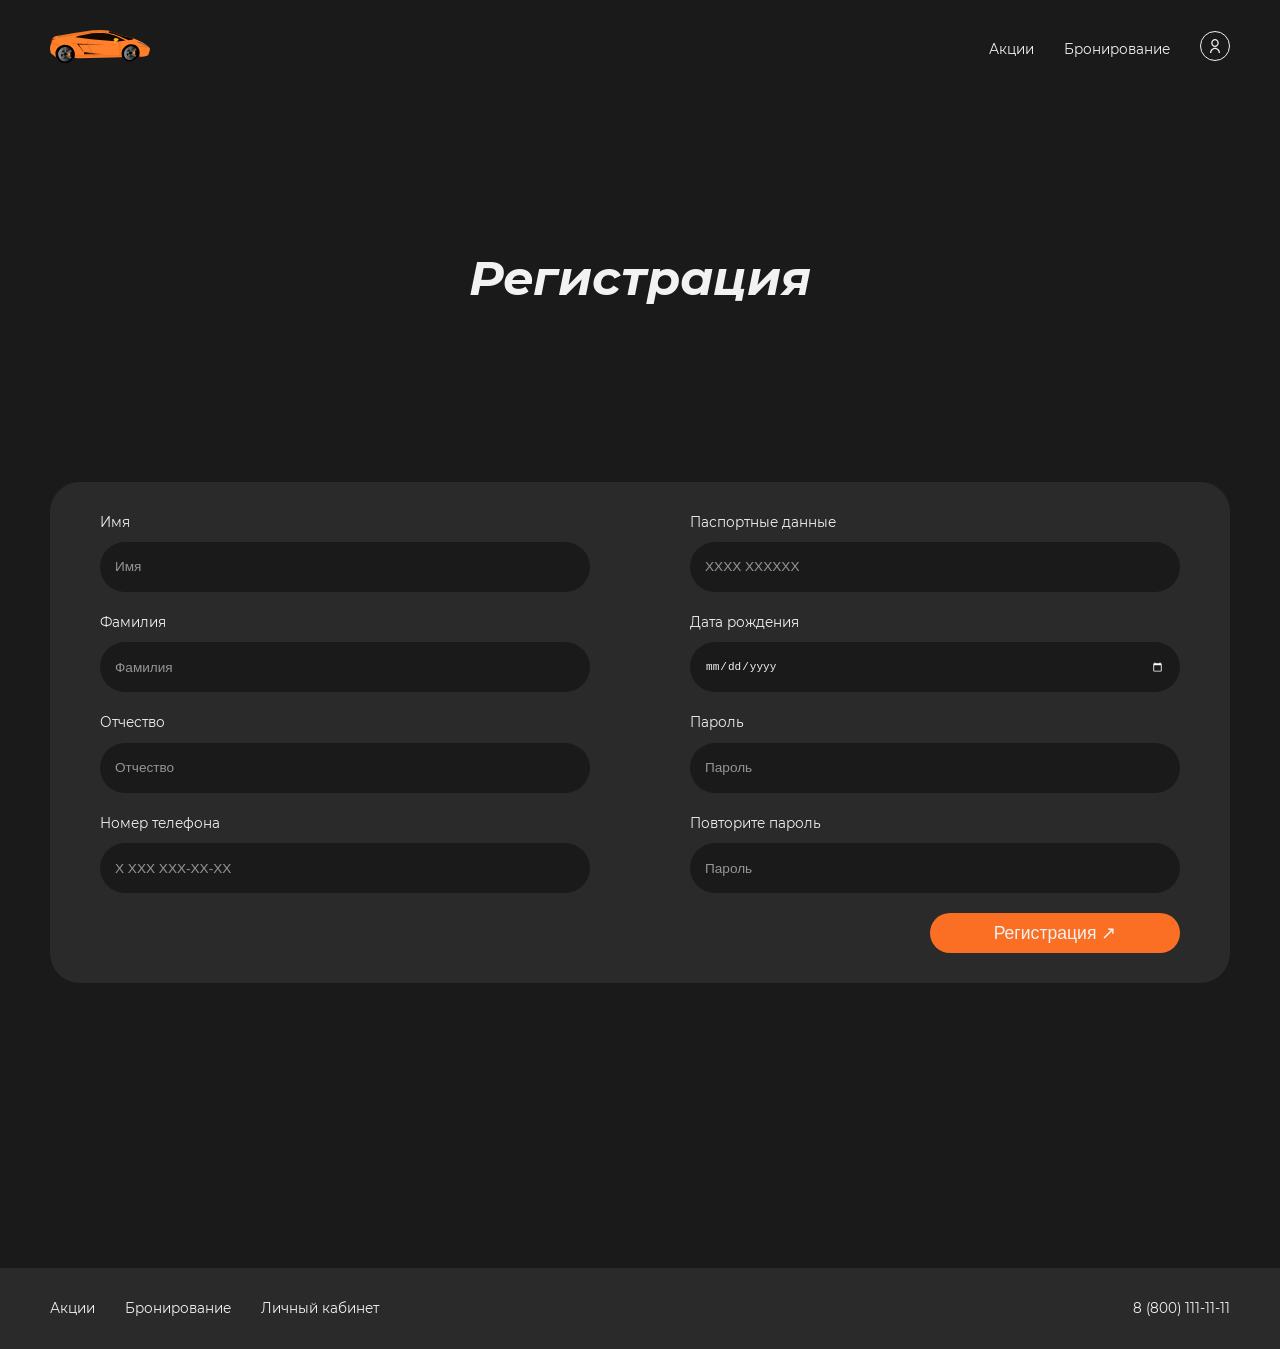
<file: pages/registration.html>
<!DOCTYPE html>
<html lang="ru">
<head>
    <meta charset="UTF-8">
    <meta name="viewport" content="width=device-width, initial-scale=1.0">
    <link rel="stylesheet" href="../css/style.css">
    <title>Регистрация</title>
</head>
<body>
    <header>
        <a href="../index.html"><img src="../img/svg/logo.svg" alt="logo" class="logo"></a>
        <nav>
            <a href="#">Акции</a>
            <a href="../pages/bron.html">Бронирование</a>
            <a href="../pages/login.html" class="account"><img src="../img/svg/account.svg" alt="account"></a>
        </nav>
    </header>

    <main class="main-reg">
        <h1>Регистрация</h1>
            <div class="form">
                <div class="user-info">
                    <div class="inp">
                        <label for="name">Имя</label>
                        <input type="text" name="name" id="name" placeholder="Имя">
                    </div>
                    <div class="inp">
                        <label for="surname">Фамилия</label>
                        <input type="text" name="surname" id="surname" placeholder="Фамилия">
                    </div>
                    <div class="inp">
                        <label for="patr">Отчество</label>
                        <input type="text" name="patr" id="patr" placeholder="Отчество">
                    </div>
                    <div class="inp">
                        <label for="phone">Номер телефона</label>
                        <input type="text" name="phone" id="phone" placeholder="Х ХХХ ХХХ-ХХ-ХХ">
                    </div>
                </div>
                <div class="user-info">
                    <div class="inp">
                        <label for="passport">Паспортные данные</label>
                        <input type="text" name="passport" id="passport" placeholder="ХХХХ ХХХХХХ">
                    </div>
                    <div class="inp">
                        <label for="bd">Дата рождения</label>
                        <input type="date" name="bd" id="bd">
                    </div>
                    <div class="inp">
                        <label for="password">Пароль</label>
                        <input type="password" name="password" id="password" placeholder="Пароль">
                    </div>
                    <div class="inp">
                        <label for="password">Повторите пароль</label>
                        <input type="password" name="password" id="password-conf" placeholder="Пароль">
                    </div>
                    <button class="cta" id="reg-btn">Регистрация ↗</button>
                </div>
            </div>
        </div>
    </main>

     <footer>
        <nav>
            <a href="#">Акции</a>
            <a href="../pages/bron.html">Бронирование</a>
            <a href="../pages/login.html" class="account">Личный кабинет</a>
        </nav>
        <p>8 (800) 111-11-11</p>
    </footer>

    <script>
        let birthday = document.querySelector('#bd');
        let today = new Date();
        let maxBd = new Date();
        maxBd.setFullYear(today.getFullYear() - 18);
        let formatDate = (date) => date.toISOString().split('T')[0];
        birthday.max = formatDate(maxBd)
    </script>
    <script src="../js/registration-script.js"></script>
    <script src="../js/account-script.js"></script>
</body>
</html>
</file>
<file: css/style.css>
@font-face {
    font-family: 'Montsterrat-reg';
    src: url('../fonts/Montserrat-Regular.ttf');
}
@font-face {
    font-family: 'Montsterrat-bi';
    src: url('../fonts/Montserrat-BoldItalic.ttf');
}
@font-face {
    font-family: 'NotoSans';
    src: url('../fonts/NotoSansJP-Bold.otf');
}

*{
    margin: 0;
    padding: 0;
}

img{
    pointer-events: none;
}

.mobile-only{
    display: none;
}
p, a, label{
    font-size: 1em;
    font-family: 'Montsterrat-reg';
    color: #f2f2f2;
    text-decoration: none;
    line-height: 1.5;
}
a img:hover{
    fill:#fa6f24;
}
label{
    font-size: 1em;
}
span{
    color: #959595;
}
body{
    background-color: #1a1a1a;
    margin: 0 200px;
    display: flex;
    flex-direction: column;
    gap: 100px;
}
section{
    height: 100vh;
    display: flex;
    flex-direction: column;
    align-items: center;
    justify-content: space-around;
}
header{
    display: flex;
    justify-content: space-between;
    margin-top: 30px;
}
.logo{
    width: 100px;
}
a{
    transition: 0.3s;
}
a:hover{
    color: rgb(254, 127, 37);
}
nav{
    display: flex;
    align-items: center;
    gap: 30px;
}
h1{
    color: #f2f2f2;
    font-size: 3.5em;
    line-height: 1;
    font-family: 'Montsterrat-bi';
}
h2{
    color: #1a1a1a;
    font-size: 1.8em;
    line-height: 1;
    font-family: 'Montsterrat-bi';
}
h6{
    font-size: 1.4em;
    color: #f2f2f2;
    font-family: 'Montsterrat-bi';
}
section h2, main h2{
    color: #f2f2f2;
}
main{
    height: 100vh;
    display: flex;
    flex-direction: column;
    text-align: center;
    justify-content: center;
    align-items: center;
    gap: 180px;
}
.main-content, .car-card-content{
    display: flex;
    flex-direction: column;
    justify-content: center;
    align-items: center;
    gap: 30px;
}
.car-card-content{
    align-items: end;
    margin-top: 60px;
}
.main-img, .car-card-img{
    position: absolute;
    width: 40%;
    bottom: 40%;
    left: 30%;
}
.car-card-img{
    width: 60%;
    bottom: 80%;
    left: 20%;
}
button{
    font-size: 1.1em;
    border-radius: 40px;
    transition: 0.3s;
    border: none;
    width: 300px;
    height: 40px;
    text-align: center;
}
.cta{
    background-color: #fa6f24;
    color: #f2f2f2;
}
.cta:hover{
    background-color: #cb4e0a;
    cursor: pointer;  
}
.stroke{
    background-color: transparent;
    border: 1px solid #f2f2f2;
    color: #f2f2f2;
}
.stroke:hover, .active{
    background-color: #cb4e0a;
    border: 1px solid #fa6f24;
    cursor: pointer; 
}

.main-content button{
    width: 30%;
}
.main-car, .car-card{
    width: 100%;
    height: auto;
    background-color: #f2f2f2;
    border-radius: 30px;
    position: relative;
    padding: 30px;
}
.main-car{
    box-sizing: border-box;
}
.car-card{
    background-color: #2a2a2a;
    flex: 0 0 28%; 
}
.car-card button{
    width: 70%;
}
.car-card-bron{
    display: flex;
    align-items: center;
    justify-content: space-between;
    width: 100%;
}
.car-card-bron h6, .main-car-content h6{
    color: #fa6f24;
}
.btn-black{
    background-color: #1a1a1a;
}
.desc{
    width: 100%;
    display: flex;
    flex-direction: column;
    align-items: baseline;
    text-align: start;
    gap: 10px;
}
.main-car-content p, .main-car-content h2{
    color: #1a1a1a;
}
.main-car-content{
    display: flex;
    flex-direction: column;
    align-items: flex-end;
    margin-top: 50px;
}

.section-search{
    display: flex;
    flex-direction: column;
    align-items: center;
    height: 70vh;
}
.search, .form, .form-lk{
    background-color: #2a2a2a;
    padding: 80px 50px;
    width: 50%;
    display: flex;
    flex-direction: column;
    border-radius: 30px;
    height: auto;
    gap: 30px;
    align-items: end;
}
.form{
    box-sizing: border-box;
}
.search{
    align-items: center;
}
.search input {
    width: 88%;
}
.search button{
    width: 43%;
}
.search-results-section .carousel-container {
    height: 65%;
}

.search-results-section{
    height: 80vh;
}
/* чтобы карусель скрывалась, когда нет результатов */
.search-results-section[style*="display: none"] {
    display: none;
}
.car-info, .user-info, .form-user{
    width: 100%;
    display: flex;
    flex-direction: column;
    gap: 20px;
}
.form-user{
    align-items: end;
    gap: 50px;
}
.user-info{
    align-items: end;
}

.form{
    width: 100%;
    padding: 30px 50px;
    display: grid;
    grid-template-columns: 1fr 1fr;
    gap: 100px;
    align-items: start;
}
.form-lk{
    width: 50%;
    display: flex;
    flex-direction: column;
}
.form-btns{
    display: flex;
    align-items: center;
    justify-content: space-between;
    width: 100%;
    text-align: left;
}

input{
    background-color: #1a1a1a;
    border: none;
    border-radius: 25px;
    height: 50px;
    color: #f2f2f2;
    padding: 0 15px;
}
input:disabled{
    background-color: #2f2f2f;
    border: #1a1a1a solid 1px;
    color: #959595;
}
input::placeholder{
    color: #959595;
}
input::-webkit-calendar-picker-indicator{
    filter: invert(1);
}
.search-btns{
    display: flex;
    justify-content: space-evenly;
    width: 100%;
}
#search-btn{
    margin: 0 4% 0 auto;
}


footer{
    background-color: #2a2a2a;
    margin-left: -200px;
    margin-right: -200px;
    padding: 50px 200px;
    display: flex;
    justify-content: space-between;
}


.news{
    display: grid;
    grid-template-columns: 1fr 1fr 1fr;
    grid-template-rows: 1fr 1fr;
    gap: 30px;
}

.new-content{
    display: flex;
    flex-direction: column;
    gap: 20px;
}
.new button{
    position: absolute;
    right: 20px;
    bottom: 20px;
}
.new-content h6{
    width: 100%;
}
.new-content p{
    font-size: 0.8em;
    margin-bottom: 50px;
}
.new, .trust-card, .account-data-card{
    background-color: #2a2a2a;
    padding: 30px;
    border-radius: 30px;  
    position: relative;
    overflow: hidden;
}
.new:hover{
    border: 1px solid #f2f2f2;
    box-shadow: 5px 5px 20px #f2f2f231;
}
.new img{
    opacity: 0;
    width: 100%;
    height: 100%;
    position: absolute;
    top: 0;
    left: 0;
    background-size: contain;
}


.carousel{
    display: flex;
    gap: 20px;
    width: 100%;
    height: 100%;
    transition: transform 0.5s ease-in-out;
    align-items: end;
}
.inp{
    display: flex;
    flex-direction: column;
    gap: 10px;
    width: 100%;
    text-align: left;
}
.carousel-container {
    height: 50%;
    width: 100%;
    position: relative;
    display: flex;
    align-items: center;
    justify-content: center;
    padding: 20px;
}
.carousel-wrapper {
    height: 100%;
    width: 100%;
    overflow: hidden;
    margin: 0 20px;
}
.carousel-btn {
    position: relative;
    width: 50px;
    height: 50px;
    margin-top: 70px;
    border: none;
    border-radius: 50%;
    background: #2a2a2a;
    color: #f2f2f2;
    font-size: 24px;
    cursor: pointer;
    display: flex;
    align-items: center;
    justify-content: center;
    transition: all 0.3s ease;
    z-index: 10;
}
.carousel-btn:hover {
    background: #555;
    transform: scale(1.1);
}
.carousel-btn:active {
    transform: scale(0.95);
}

.trust-cards{
    display: grid;
    gap: 30px;
    height: 70%;
    grid-template-columns: 1fr 1fr 1fr;
    grid-template-rows: 2fr 1fr 2fr;
}
.trust-card, .account-data-card{
    display: flex;
    flex-direction: column;
    align-items: center;
    justify-content: center;
    text-align: center;
    gap: 10px;
}
.trust-card:first-child, .trust-card:last-child{
    padding: 0;
}
.trust-card img{
    background-size: cover;
    background-repeat: no-repeat;
    width: 100%;  
    height: 100%;
    filter: hue-rotate(-20deg) saturate(1.3);
}
.trust-card:last-child{
    grid-column: 2/4;
    grid-row: 3;
}
.trust-card:nth-child(2){
    grid-row: 1/3;
}
.trust-card:nth-child(3){
    background-color: #ca7141;
}
.trust-card:nth-child(4){
    grid-column: 1;
    grid-row: 2/4;
    background-color: #cb4e0a;
}
.trust-card:nth-child(5){
    grid-column: 3;
}

.main-account-section{
    height: 50%;
    display: grid;
    gap: 30px;
    row-gap: 90px;
    grid-template-rows: 1.5fr 1fr;
    grid-template-columns: 0.8fr 1fr 0.5fr; 
}
.account-data-card, .data{
    text-align: left;
    align-items: baseline;
    justify-content: flex-start;
    height: 100%;
}
.account-data-card:first-child{
    align-items: end;
    background-color: #cb4e0a;
}
.account-data-card:first-child .data, .account-data-card:last-child .data-card{
    width: 100%;
    justify-content: start;
}
.account-data-card:nth-child(3){
    grid-row: 1/3;
    grid-column: 3;
}
.account-data-card button:hover{
    border: 1px solid #1a1a1a;
    background-color: #f2f2f2;
    color: #1a1a1a;
}
.data-card{
    display: flex;
    gap: 30px;
    align-items: center;
    justify-content: center;
    height: 100%;
}
.data button{
    height: 30px;
    margin-top: 10px;
}
.circle img{
    width: 100%;
}
.data{
    display: flex;
    flex-direction: column;
    gap: 10px;
}
.circle{
    width: 80px;
    height: 80px;
    padding: 20px;
    border-radius: 150px;
    display: flex;
    align-items: center;
    justify-content: center;
    background-color:#da9672;
}
.circle h2{
    color: #cb4e0a;
}

.modal-overlay {
    position: fixed;
    top: 0;
    left: 0;
    width: 100%;
    height: 100%;
    background: rgba(0, 0, 0, 0.5);
    display: none;
    justify-content: center;
    align-items: center;
    z-index: 9999; /* Поверх всего */
}

.modal {
    display: flex;
    flex-direction: column;
    gap: 20px;
    background: #2a2a2a;
    padding: 30px;
    border-radius: 12px;
    max-width: 400px;
    width: 90%;
    box-shadow: 0 4px 20px rgba(0, 0, 0, 0.3);
    z-index: 10000;
    position: relative;
}
.modal h2, #points-amount{
    color: #f2f2f2;
}

.modal .card-row {
    display: flex;
    gap: 10px;
    justify-content: flex-end;
}

.modal .card-row .inp {
    flex: 1;
    width: 40%;
}

.modal-btns {
    display: flex;
    gap: 10px;
    justify-content: flex-end;
}
#bookings-list,
#history-list,
#cards-list {
    width: 100%;
    max-height: 100px;
    overflow-y: auto;
    padding-right: 5px;
}
#cards-list{
    max-height: 30px;
}
#history-list{
    max-height: 450px;;
}
/* Скролл для всех списков */
#bookings-list::-webkit-scrollbar,
#history-list::-webkit-scrollbar,
#cards-list::-webkit-scrollbar {
    width: 4px;
}

#bookings-list::-webkit-scrollbar-track,
#history-list::-webkit-scrollbar-track,
#cards-list::-webkit-scrollbar-track {
    background: #f1f1f1;
    border-radius: 10px;
}

#bookings-list::-webkit-scrollbar-thumb,
#history-list::-webkit-scrollbar-thumb,
#cards-list::-webkit-scrollbar-thumb {
    background: #ffbf9d;
    border-radius: 10px;
}

/* Элементы списков */
.booking-item,
.history-item,
.card-item {
    border-bottom: 1px solid #eee;
    padding: 6px 0;
}

.booking-item:last-child,
.history-item:last-child,
.card-item:last-child {
    border-bottom: none;
}

.booking-item p,
.history-item p,
.card-item p {
    margin: 2px 0;
}

/* Скрываем пустые сообщения, когда есть элементы */
#bookings-empty.hidden,
#history-empty.hidden,
#cards-empty.hidden {
    display: none;
}

@media (min-width: 1280px){
    h1{
        font-size: 3em;
    }
    h2{
        font-size: 1.5em;
    }
    p, a, label, input{
        font-size: 0.85em;
    }
     .main-account-section p, .history-item p{
        font-size: 1em;
     }
    h6{
        font-size: 1.3em;
    }
    
    body{
        margin: 0 50px;
    }
    footer {
        margin: 100px -50px 0 -50px;
        padding: 30px 50px;
    }
    .data button{
        height: 35px;
    }
    button{
        width: 250px;
    }

    .main-img{
        bottom: 55%;
    }
    .news, .trust-cards{
        gap: 20px;
    }
    .new, .trust-card, .account-data-card{
        padding: 20px;
    }
    .carousel-container{
        height: 50% ;
    }
    .car-card{
        min-height: 260px;
    }
    .car-card img{
        bottom: 83%;
    }
    .car-info, .form-user{
        gap: 10px;
    }
    .search{
        padding: 50px 50px;
    }
    .search-results-section .car-card img{
        bottom: 83%;
    }
    .search-results-section .car-card{
        height: 370px;
    }
    .search-results-section .carousel-container{
        height: 100%;
    }
    .search-results-section .car-card-content{
        bottom: 30px;
        top: 90px;
    }
    .main-account-section {
        grid-template-columns: 1fr 1.2fr 0.8fr;
        height: 65%;
        row-gap: 70px;
    }
    .main-account-section button{
        width: 250px;
    }
    .car-card button {
        width: 60%;
    }
}

@media (min-width: 1440px){
    h2{
        font-size: 1.5em;
    }
    p, a, label, input{
        font-size: 0.85em;
    }
     .main-account-section p, .history-item p{
        font-size: 1em;
     }
    h6{
        font-size: 1.3em;
    }

    body{
        margin: 0 100px;
    }
    footer {
        margin: 0 -100px;
        padding: 30px 100px;
    }
    button{
        width: 300px;
    }
    .data{
        gap: 5px;
    }
    .data button{
        height: 35px;
    }
    .news, .trust-cards{
        gap: 30px;
    }
    .new, .trust-card, .account-data-card{
        padding: 30px;
    }
    main .carousel-container{
        height: 60% ;
    }
    .carousel .car-card{
        height: 280px;
    }
    .car-card img{
        bottom: 83%;
    }
    .car-card button {
        width: 70%;
    }
    .car-info, .form-user{
        gap: 20px;
    }
    .search{
        padding: 80px 50px;
    }
    .search-results-section .car-card img{
        bottom: 83%;
    }
    .search-results-section .car-card{
        height: 310px;
    }
    .search-results-section .carousel-container{
        height: 75%;
    }
    .search-results-section .car-card-content{
        bottom: 30px;
        top: 90px;
    }
    .main-account-section {
        grid-template-columns: 1fr 1.2fr 0.8fr;
        height: 50%;
        gap: 20px;
        row-gap: 80px;
    }
    .main-account-section button{
        width: 250px;
    }
    .bron{
        height: auto;
        gap: 80px;
    }
}

@media (min-width: 1920px){
    p, a, label, input, .history-item p{
        font-size: 1.25em  ;
    }
    button, .data button{
        font-size: 1.3em  ;
        height: 50px  ;
    }
    input{
        height: 60px  ;
    }
    .search input{
        height: 50px  ;
    }
    h1{
        font-size: 4em;
    }
    h2{
        font-size: 2em  ;
    }
    h6{
        font-size: 1.6em  ;
    }
    .main-img{
        bottom: 55%  ;
    }
    .main-img{
        bottom: 40%  ;
    }
    .carousel-container{
        height: 40%  ;
    }
    .car-card{
        min-height: 360px  ;
    }
    .car-card img{
        bottom: 83%  ;
    }
    .search-results-section .car-card img{
        bottom: 88%  ;
    }
    .search-results-section .car-card{
        min-height: 450px  ;
    }
    .search-results-section .carousel-container{
        height: 75%  ;
    }
    .search-results-section .car-card-content{
        bottom: 30px  ;
        top: 90px  ;
    }
    .main-account-section {
        grid-template-columns: 0.8fr 1fr 0.7fr  ;
    }
}


@media (max-width: 760px){
    h1{
        font-size: 3em;
    }
    h2{
        font-size: 1.5em;
    }
    p, a, label, input{
        font-size: 0.85em;
    }
     .main-account-section p, .history-item p{
        font-size: 1em;
     }
    h6{
        font-size: 1.3em;
    }
    
    body{
        margin: 0 10px;
    }
    footer {
        margin: 0 -10px;
        padding: 10px;
    }
    nav{
        gap: 10px;
    }
    
    .data button{
        height: 35px;
    }
    button{
        width: 250px;
    }

    .main-content{
        gap: 15px;
    }
    .main-img, .car-card img {
        bottom: 80%;
        width: 80%;
        left: 10%;
    }
    .main-car-content{
        gap: 15px;
    }
    .section-trust, .section-news{
        height: auto;
        gap: 60px;
    }
    .news, .trust-cards{
        gap: 20px;
        display: flex;
        flex-direction: column;
    }
    .new, .trust-card, .account-data-card{
        padding: 30px 20px;
    }
    .carousel-container{
        height: 60% ;
        padding: 0;
    }
    .car-card{
        min-height: 380px;
        flex: 0 0 80%;
        padding: 20px;
    }
    .car-card button {
        width: 60%;
        font-size: 0.9em;
    }
    .car-card img{
        bottom: 88%;
    }
    .car-info, .form-user{
        gap: 10px;
    }
    .search{
        padding: 30px;
        width: 85%;
    }
    .search-results-section .car-card img{
        bottom: 83%;
    }
    .search-results-section .car-card{
        min-height: 400px;
    }
    .search-results-section .carousel-container{
        height: 75%;
    }
    .search-results-section .car-card-content{
        bottom: 30px;
        top: 90px;
    }
    .main-bron{
        gap: 80px;
    }
    .main-account, .main-reg{
        height: auto;
        gap: 80px;
    }
    .main-account-section {
        display: flex;
        flex-direction: column;
        gap: 30px;
        height: 65%;
        max-width: calc(100% - 20px);
    }
    .main-account-section button{
        width: 200px;
    }
    .bron{
        height: auto;
        gap: 80px;
    }
    .form{
        grid-template-columns: 1fr;
        padding: 30px 20px;
        gap: 80px;
    }
    .form-user{
        gap: 20px;
    }
    .data{
        width: 70%;
    }
    .data-card{
        gap: 15px;
    }
    .circle{
        width: 60px;
        height: 60px;
    }
    .logo{
        width: 80px;
    }
    .form-lk{
        width: calc(100% - 20px);
        padding: 30px;
        box-sizing: border-box;
        gap: 20px;
    }
    .mobile-only{
        display: inline;
    }
    .form-btns button {
        width: 150px;
    }
}
@media (max-width: 400px){
    .search{
        padding: 20px;
    }
    .carousel-wrapper{
        margin: 0 0 0 10px;
    }
    footer{
        flex-direction: column;
        gap: 10px
    }
    h6{
        font-size: 1.2em;
    }
    .bron h1{
        text-align: center;
    }
    .form-lk{
        gap: 20px;
    }
    .logo{
        width: 60px;
    }
}
</file>
